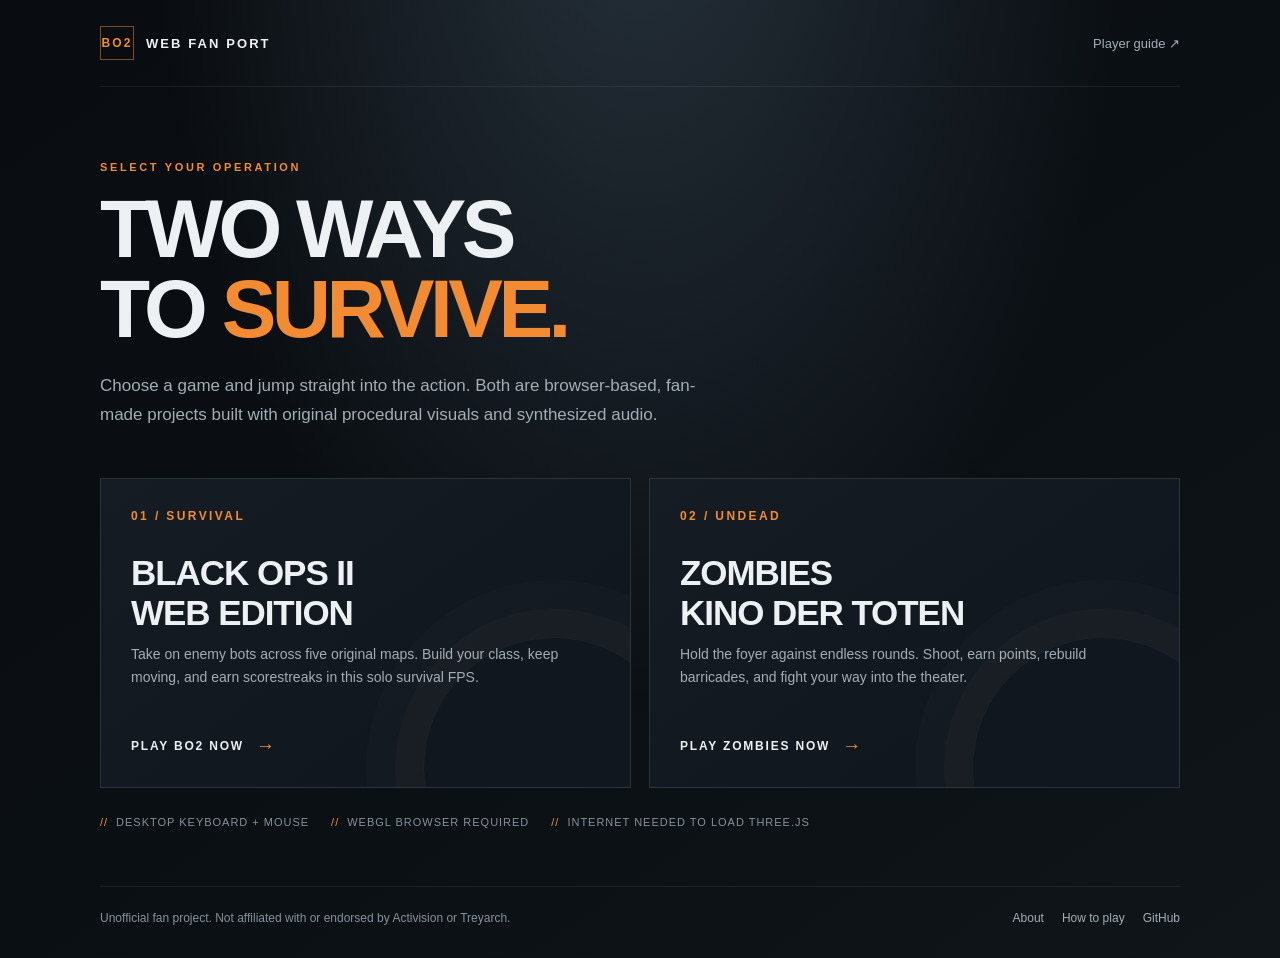
<file: index.html>
<!doctype html>
<html lang="en">
<head>
  <meta charset="utf-8">
  <meta name="viewport" content="width=device-width, initial-scale=1">
  <meta name="theme-color" content="#090c10">
  <meta name="description" content="Choose your mission: a browser-based BO2-inspired survival FPS or Kino der Toten Zombies.">
  <link rel="canonical" href="https://storxenon122-cmyk.github.io/bo2-webfanport/">
  <title>BO2 Web Fan Port — Choose Your Mission</title>
  <style>
    :root {
      color-scheme: dark;
      --bg: #090c10;
      --panel: #11171e;
      --panel-hover: #161f28;
      --line: #29343e;
      --text: #edf1f4;
      --muted: #a3adb5;
      --orange: #f28b32;
      --red: #d35442;
      font-family: "Segoe UI", Arial, sans-serif;
    }
    * { box-sizing: border-box; }
    body {
      min-height: 100vh;
      margin: 0;
      color: var(--text);
      background:
        radial-gradient(ellipse at 50% -15%, #26313a 0, transparent 54%),
        linear-gradient(145deg, #090c10, #0b1015 60%, #10151a);
    }
    a { color: inherit; }
    .shell { width: min(1080px, calc(100% - 40px)); margin: 0 auto; }
    header { display: flex; align-items: center; justify-content: space-between; padding: 26px 0; border-bottom: 1px solid #ffffff12; }
    .brand { display: flex; gap: 12px; align-items: center; font-size: 13px; font-weight: 800; letter-spacing: .16em; text-transform: uppercase; }
    .mark { display: grid; width: 34px; height: 34px; place-items: center; border: 1px solid #f28b3280; color: var(--orange); font-size: 12px; }
    .top-link { color: var(--muted); font-size: 13px; text-decoration: none; }
    .top-link:hover, .text-link:hover { color: var(--orange); }
    main { padding: 74px 0 58px; }
    .eyebrow { margin: 0 0 16px; color: var(--orange); font-size: 11px; font-weight: 800; letter-spacing: .24em; text-transform: uppercase; }
    h1 { max-width: 780px; margin: 0; font-size: clamp(42px, 8vw, 82px); line-height: .98; letter-spacing: -.055em; text-transform: uppercase; }
    h1 span { color: var(--orange); }
    .intro { max-width: 620px; margin: 22px 0 0; color: var(--muted); font-size: 17px; line-height: 1.7; }
    .missions { display: grid; grid-template-columns: repeat(2, minmax(0, 1fr)); gap: 18px; margin-top: 48px; }
    .card { position: relative; display: flex; min-height: 310px; flex-direction: column; align-items: flex-start; overflow: hidden; padding: 30px; border: 1px solid var(--line); background: linear-gradient(145deg, #151c23, var(--panel) 70%); text-decoration: none; transition: border-color .2s, transform .2s, background .2s; }
    .card:hover { transform: translateY(-4px); border-color: #f28b3280; background: linear-gradient(145deg, #1b252e, var(--panel-hover) 70%); }
    .card::after { position: absolute; right: -55px; bottom: -112px; width: 260px; height: 260px; border: 1px solid #ffffff0c; border-radius: 50%; box-shadow: 0 0 0 28px #ffffff05, 0 0 0 57px #ffffff03; content: ""; pointer-events: none; }
    .index { color: var(--orange); font-size: 12px; font-weight: 800; letter-spacing: .2em; }
    .card h2 { margin: 30px 0 10px; font-size: clamp(25px, 4vw, 35px); letter-spacing: -.03em; text-transform: uppercase; }
    .card p { max-width: 430px; margin: 0 0 26px; color: var(--muted); font-size: 14px; line-height: 1.7; }
    .launch { display: inline-flex; align-items: center; gap: 12px; margin-top: auto; color: var(--text); font-size: 12px; font-weight: 800; letter-spacing: .15em; text-transform: uppercase; }
    .arrow { color: var(--orange); font-size: 19px; transition: transform .2s; }
    .card:hover .arrow { transform: translateX(5px); }
    .meta { display: flex; flex-wrap: wrap; gap: 10px 22px; margin-top: 28px; color: #85919b; font-size: 11px; letter-spacing: .09em; text-transform: uppercase; }
    .meta span::before { margin-right: 8px; color: var(--orange); content: "//"; }
    footer { display: flex; justify-content: space-between; gap: 20px; padding: 22px 0 30px; border-top: 1px solid #ffffff12; color: #85919b; font-size: 12px; line-height: 1.6; }
    .links { display: flex; gap: 18px; flex-shrink: 0; }
    .text-link { color: var(--muted); text-decoration: none; }
    @media (max-width: 680px) {
      .shell { width: min(100% - 30px, 520px); }
      header { padding: 20px 0; }
      main { padding: 54px 0 42px; }
      .missions { grid-template-columns: 1fr; margin-top: 34px; }
      .card { min-height: 270px; padding: 25px; }
      footer { flex-direction: column; }
    }
  </style>
</head>
<body>
  <div class="shell">
    <header>
      <div class="brand"><span class="mark" aria-hidden="true">BO2</span><span>Web Fan Port</span></div>
      <a class="top-link" href="HOW_TO_PLAY.md">Player guide <span aria-hidden="true">↗</span></a>
    </header>
    <main>
      <p class="eyebrow">Select your operation</p>
      <h1>Two ways<br>to <span>survive.</span></h1>
      <p class="intro">Choose a game and jump straight into the action. Both are browser-based, fan-made projects built with original procedural visuals and synthesized audio.</p>
      <section class="missions" aria-label="Available games">
        <a class="card" href="https://storxenon122-cmyk.github.io/bo2-webfanport/bo2-web/bo2.html" aria-label="Play BO2 Web Edition">
          <span class="index">01 / SURVIVAL</span>
          <h2>Black Ops II<br>Web Edition</h2>
          <p>Take on enemy bots across five original maps. Build your class, keep moving, and earn scorestreaks in this solo survival FPS.</p>
          <span class="launch">Play BO2 now <span class="arrow" aria-hidden="true">→</span></span>
        </a>
        <a class="card" href="https://storxenon122-cmyk.github.io/bo2-webfanport/cod-zombies-web/codzom.html" aria-label="Play Zombies: Kino der Toten">
          <span class="index">02 / UNDEAD</span>
          <h2>Zombies<br>Kino der Toten</h2>
          <p>Hold the foyer against endless rounds. Shoot, earn points, rebuild barricades, and fight your way into the theater.</p>
          <span class="launch">Play Zombies now <span class="arrow" aria-hidden="true">→</span></span>
        </a>
      </section>
      <div class="meta"><span>Desktop keyboard + mouse</span><span>WebGL browser required</span><span>Internet needed to load Three.js</span></div>
    </main>
    <footer>
      <span>Unofficial fan project. Not affiliated with or endorsed by Activision or Treyarch.</span>
      <nav class="links" aria-label="Project links">
        <a class="text-link" href="README.md">About</a>
        <a class="text-link" href="HOW_TO_PLAY.md">How to play</a>
        <a class="text-link" href="https://github.com/storxenon122-cmyk/bo2-webfanport">GitHub</a>
      </nav>
    </footer>
  </div>
</body>
</html>
</file>
